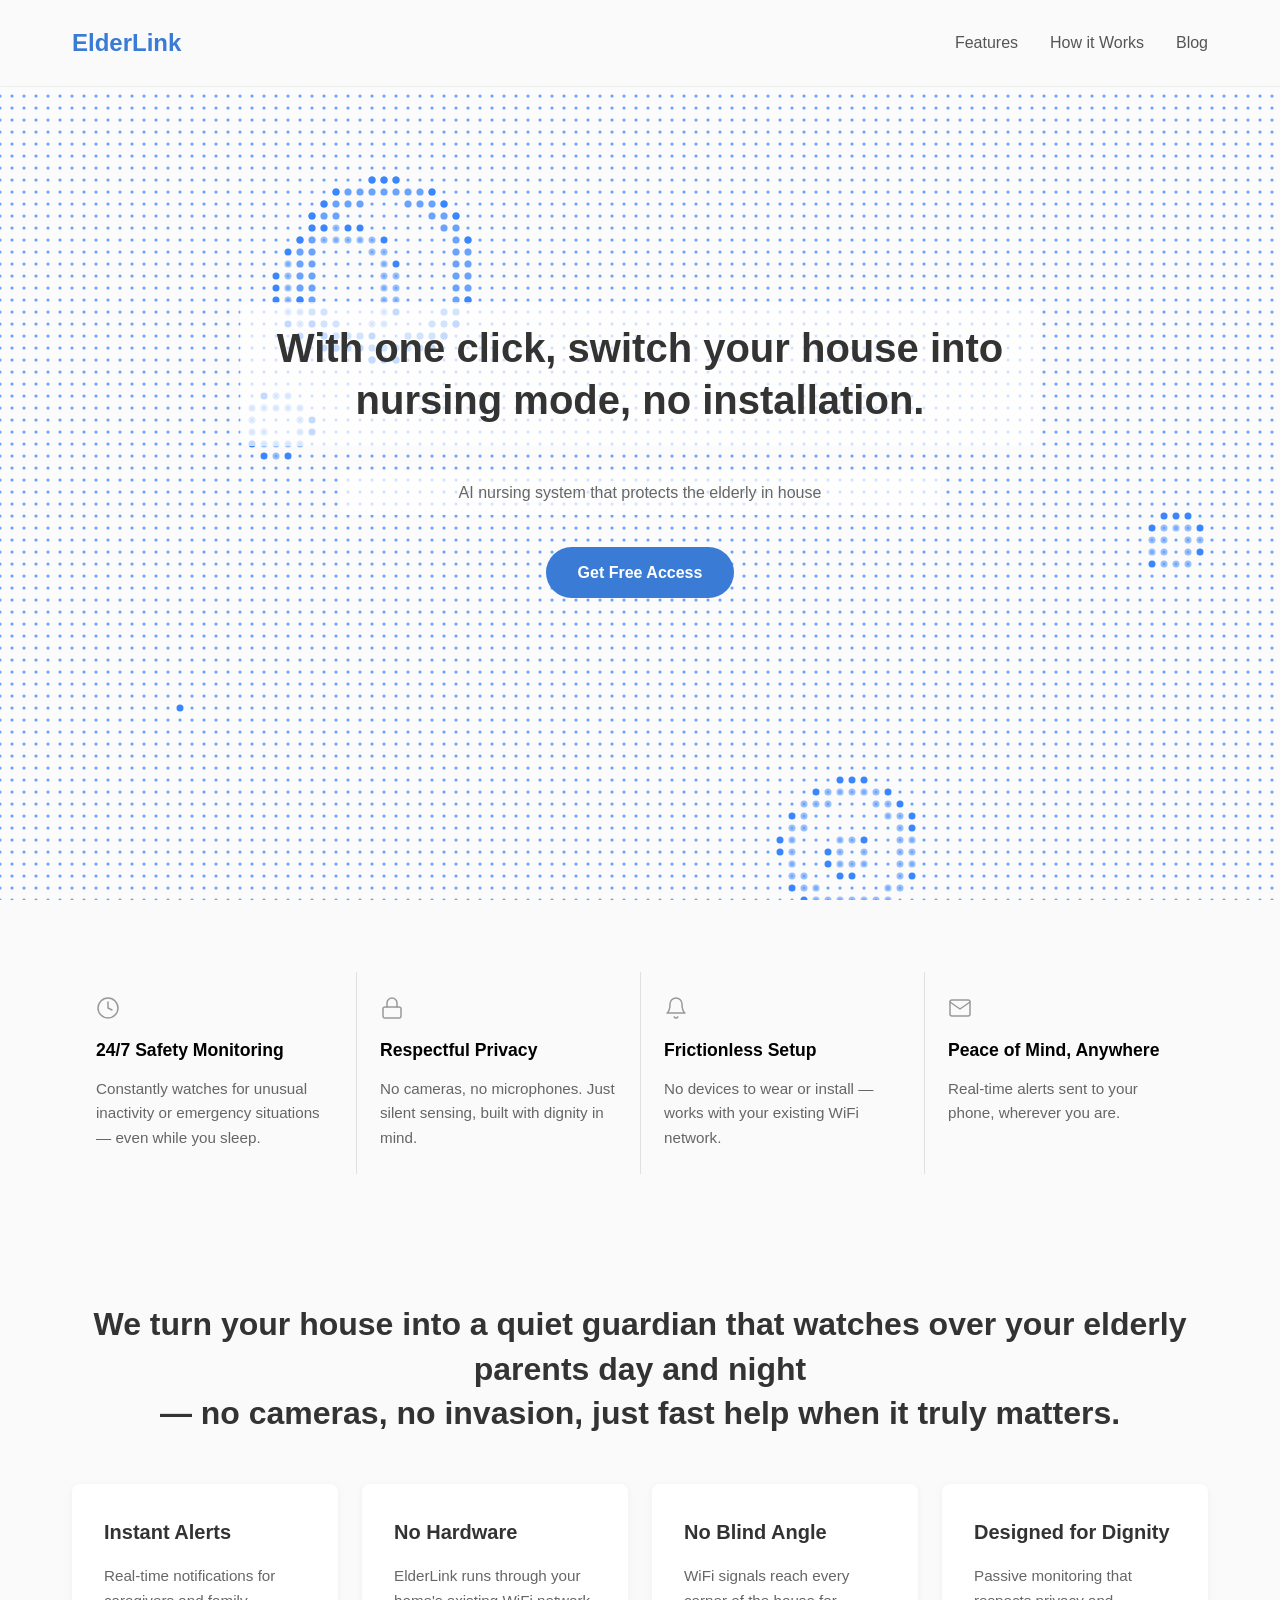
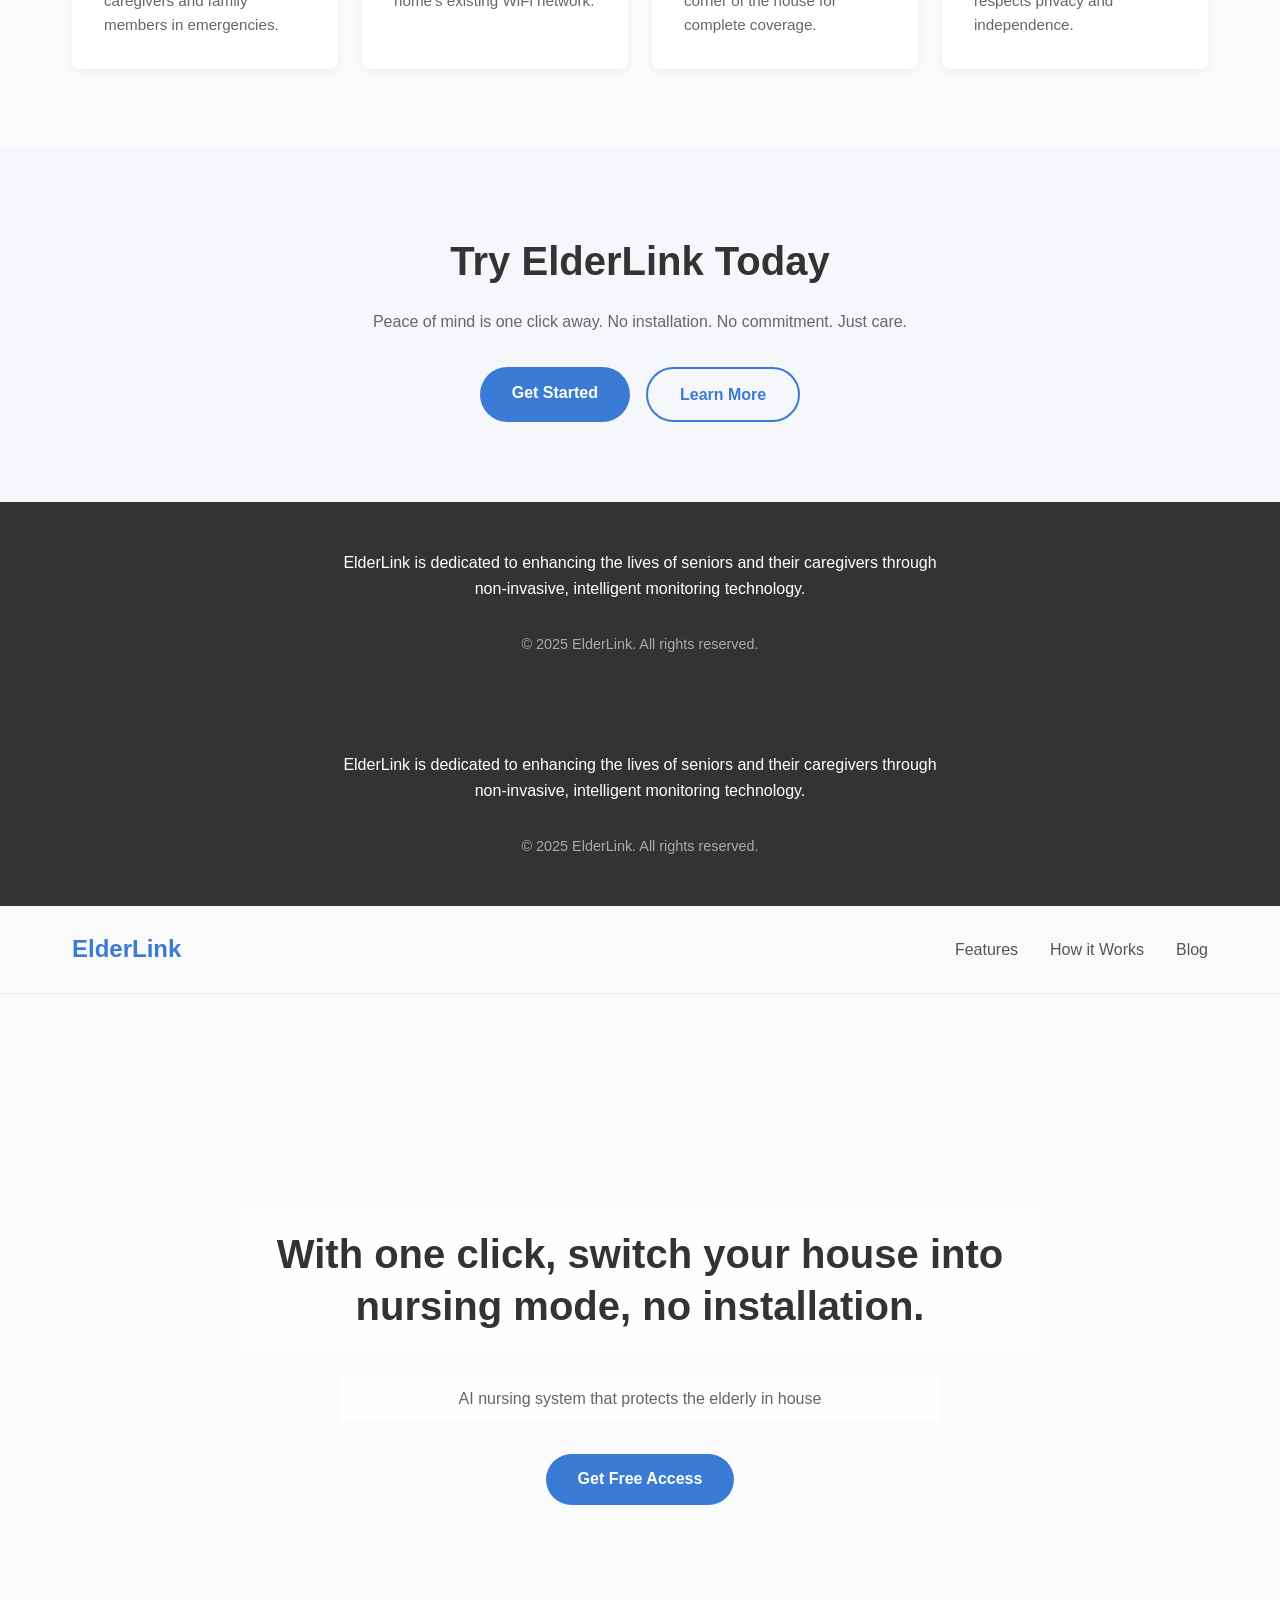
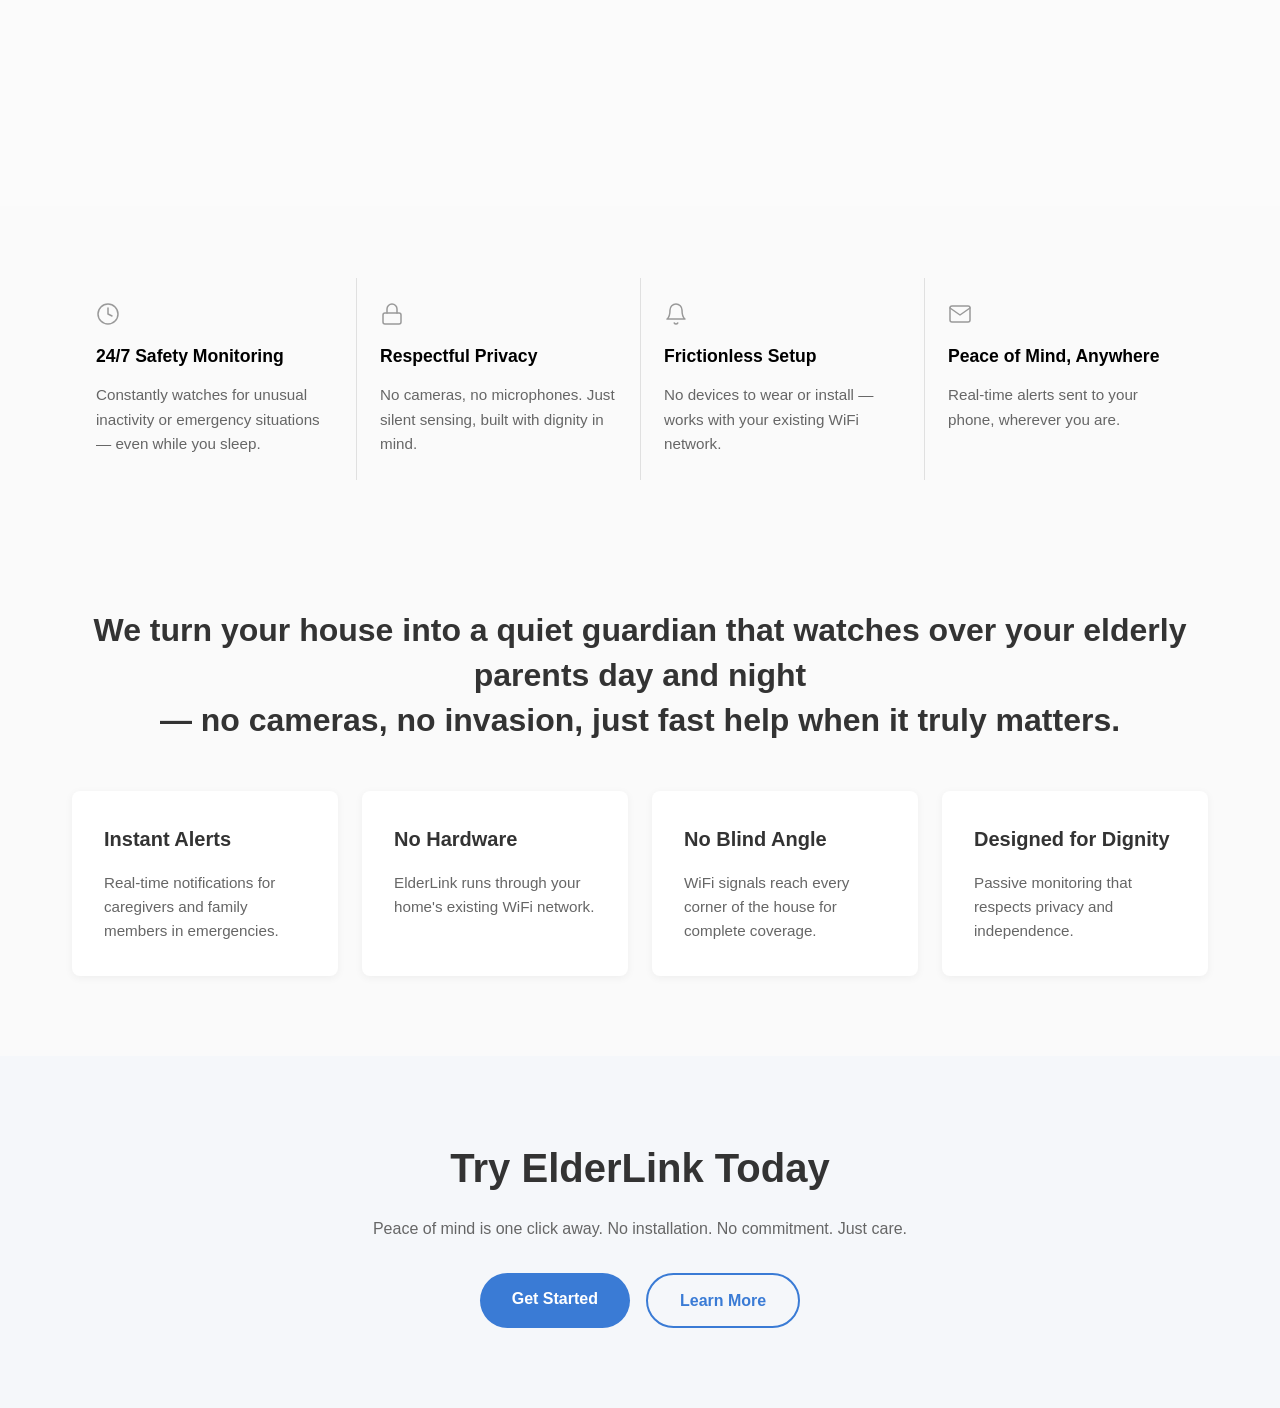
<file: Venture.html>
<!-- Navbar -->
<nav>
  <div class="container" style="display: flex; justify-content: space-between; align-items: center; width: 100%;">
      <a href="#" class="logo">ElderLink</a>
      <div class="nav-links">
          <a href="#features">Features</a>
          <a href="#how-it-works">How it Works</a>
          <a href="#blog">Blog</a>
      </div>
  </div>
</nav>

<!-- Hero Section -->
<section class="hero" id="home">
  <div id="matrix-container" class="matrix-container">
      <div id="matrix" class="matrix"></div>
  </div>
  <div class="container">
      <h1>With one click, switch your house into nursing mode, no installation.</h1>
      <p>AI nursing system that protects the elderly in house</p>
      <a href="#" class="btn">Get Free Access</a>
  </div>
</section>

<!-- Features Grid -->
<section class="features" id="features">
  <div class="container">
      <div class="feature-grid">
          <div class="feature-card">
              <div class="feature-icon">
                  <svg viewBox="0 0 24 24">
                      <circle cx="12" cy="12" r="10"></circle>
                      <polyline points="12 6 12 12 16 14"></polyline>
                  </svg>
              </div>
              <h3>24/7 Safety Monitoring</h3>
              <p>Constantly watches for unusual inactivity or emergency situations — even while you sleep.</p>
          </div>
          
          <div class="feature-card">
              <div class="feature-icon">
                  <svg viewBox="0 0 24 24">
                      <rect x="3" y="11" width="18" height="11" rx="2" ry="2"></rect>
                      <path d="M7 11V7a5 5 0 0 1 10 0v4"></path>
                  </svg>
              </div>
              <h3>Respectful Privacy</h3>
              <p>No cameras, no microphones. Just silent sensing, built with dignity in mind.</p>
          </div>
          
          <div class="feature-card">
              <div class="feature-icon">
                  <svg viewBox="0 0 24 24">
                      <path d="M18 8A6 6 0 0 0 6 8c0 7-3 9-3 9h18s-3-2-3-9"></path>
                      <path d="M13.73 21a2 2 0 0 1-3.46 0"></path>
                  </svg>
              </div>
              <h3>Frictionless Setup</h3>
              <p>No devices to wear or install — works with your existing WiFi network.</p>
          </div>
          
          <div class="feature-card">
              <div class="feature-icon">
                  <svg viewBox="0 0 24 24">
                      <path d="M4 4h16c1.1 0 2 .9 2 2v12c0 1.1-.9 2-2 2H4c-1.1 0-2-.9-2-2V6c0-1.1.9-2 2-2z"></path>
                      <polyline points="22,6 12,13 2,6"></polyline>
                  </svg>
              </div>
              <h3>Peace of Mind, Anywhere</h3>
              <p>Real-time alerts sent to your phone, wherever you are.</p>
          </div>
      </div>
  </div>
</section>

<!-- Main Features Section -->
<section class="main-features" id="how-it-works">
  <div class="container">
      <div class="section-title">
          <h2>We turn your house into a quiet guardian that watches over your elderly parents day and night<br>— no cameras, no invasion, just fast help when it truly matters.</h2>
      </div>
      
      <div class="main-feature-grid">
          <div class="main-feature-card">
              <h3>Instant Alerts</h3>
              <p>Real-time notifications for caregivers and family members in emergencies.</p>
          </div>
          
          <div class="main-feature-card">
              <h3>No Hardware</h3>
              <p>ElderLink runs through your home's existing WiFi network.</p>
          </div>
          
          <div class="main-feature-card">
              <h3>No Blind Angle</h3>
              <p>WiFi signals reach every corner of the house for complete coverage.</p>
          </div>
          
          <div class="main-feature-card">
              <h3>Designed for Dignity</h3>
              <p>Passive monitoring that respects privacy and independence.</p>
          </div>
      </div>
  </div>
</section>

<!-- CTA Section -->
<section class="cta">
  <div class="container">
      <h2>Try ElderLink Today</h2>
      <p>Peace of mind is one click away. No installation. No commitment. Just care.</p>
      
      <div class="btn-group">
          <a href="#" class="btn">Get Started</a>
          <a href="#" class="btn-outline">Learn More</a>
      </div>
  </div>
</section>

<!-- Footer -->
<footer>
  <div class="container">
      <div class="footer-content">
          <p>ElderLink is dedicated to enhancing the lives of seniors and their caregivers through non-invasive, intelligent monitoring technology.</p>
          <p class="copyright">© 2025 ElderLink. All rights reserved.</p>
      </div>
  </div>
</footer>

<!-- Add interactive script for WiFi detection -->
<script>
  document.addEventListener('DOMContentLoaded', function() {
      const matrix = document.getElementById('matrix');
      const matrixRect = matrix.getBoundingClientRect();
      const matrixWidth = matrixRect.width;
      const matrixHeight = matrixRect.height;
      const dotSpacing = 12; // Denser grid
      const dots = [];
      const waves = [];

      // Pulse control variables
      let lastPulseTime = 0;
      const pulseCooldown = 700; // Reduced from 800ms to create waves more frequently
      let cursorInField = false;
      let cursorX = 0;
      let cursorY = 0;
      
      // Edge buffer to prevent boundary reflection issues
      const edgeBuffer = 15;
      
      // Wave thickness - 16px for thicker waves
      const waveThickness = 16;
      
      // Wave speed - slowed down to make waves last longer
      const waveSpeed = 3.0; // Reduced from 4.5 to make waves expand more slowly
      
      // Wave maximum size - increased to make waves last longer
      const waveMaxSizeFactor = 1.2; // Increased from 0.8 to let waves grow larger
      
      // Maximum wave limit - increased to allow more concurrent waves
      const maxWaves = 20; // Increased from 14 to allow more overlapping waves

      // Human figure coordinates (rotated 90 degrees clockwise and centered)
      const humanShape = [
          // Head (now on the left side)
          {x: matrixWidth * 0.45, y: matrixHeight * 0.5, r: 15},
          {x: matrixWidth * 0.46, y: matrixHeight * 0.475, r: 12},
          {x: matrixWidth * 0.46, y: matrixHeight * 0.525, r: 12},
          // Body (now horizontal)
          {x: matrixWidth * 0.48, y: matrixHeight * 0.5, r: 12},
          {x: matrixWidth * 0.52, y: matrixHeight * 0.5, r: 12},
          {x: matrixWidth * 0.55, y: matrixHeight * 0.5, r: 12},
          {x: matrixWidth * 0.58, y: matrixHeight * 0.5, r: 12},
          // Arms (now vertical)
          {x: matrixWidth * 0.52, y: matrixHeight * 0.45, r: 10},
          {x: matrixWidth * 0.52, y: matrixHeight * 0.55, r: 10},
          {x: matrixWidth * 0.53, y: matrixHeight * 0.43, r: 8},
          {x: matrixWidth * 0.53, y: matrixHeight * 0.57, r: 8},
          // Legs (now on the right side)
          {x: matrixWidth * 0.62, y: matrixHeight * 0.475, r: 10},
          {x: matrixWidth * 0.62, y: matrixHeight * 0.525, r: 10},
          {x: matrixWidth * 0.65, y: matrixHeight * 0.46, r: 8},
          {x: matrixWidth * 0.65, y: matrixHeight * 0.54, r: 8},
      ];

      // Create dots in a grid and store references to avoid DOM manipulation during animation
      const dotElements = document.createDocumentFragment();
      for (let x = 0; x <= matrixWidth; x += dotSpacing) {
          for (let y = 0; y <= matrixHeight; y += dotSpacing) {
              const dot = document.createElement('div');
              dot.className = 'dot';
              dot.style.left = `${x}px`;
              dot.style.top = `${y}px`;

              // Check if this dot is part of the human figure
              let isPerson = false;
              let personRadius = 0;

              for (const point of humanShape) {
                  const distance = Math.sqrt(Math.pow(x - point.x, 2) + Math.pow(y - point.y, 2));
                  if (distance <= point.r) {
                      isPerson = true;
                      personRadius = point.r;
                      break;
                  }
              }

              if (isPerson) {
                  dot.classList.add('person-dot');
                  dot.style.opacity = '0.5';
              } else {
                  dot.style.opacity = '0.5';
              }

              dotElements.appendChild(dot);
              dots.push({
                  element: dot,
                  x,
                  y,
                  originalSize: 3,
                  originalOpacity: 0.5,
                  isPerson,
                  personSize: isPerson ? personRadius / 3 : 0,
                  active: false
              });
          }
      }

      // Append all dots at once to minimize reflows
      matrix.appendChild(dotElements);

      // Mouse enter/leave detection for the matrix
      matrix.addEventListener('mouseenter', () => {
          cursorInField = true;
      });
      
      matrix.addEventListener('mouseleave', () => {
          cursorInField = false;
      });

      // Handle cursor movement
      document.addEventListener('mousemove', (e) => {
          const rect = matrix.getBoundingClientRect();
          const mouseX = e.clientX - rect.left;
          const mouseY = e.clientY - rect.top;
          
          // Update cursor position
          if (mouseX >= 0 && mouseX <= matrixWidth && mouseY >= 0 && mouseY <= matrixHeight) {
              cursorInField = true;
              cursorX = mouseX;
              cursorY = mouseY;
          } else {
              cursorInField = false;
          }
      });

      // Generate a unique ID for each wave to track them
      let waveIdCounter = 0;

      function createWave(x, y, isReflected = false, parentId = null, isSecondPulse = false) {
          // Ensure wave position is within valid boundaries
          x = Math.max(edgeBuffer, Math.min(matrixWidth - edgeBuffer, x));
          y = Math.max(edgeBuffer, Math.min(matrixHeight - edgeBuffer, y));
          
          const waveId = waveIdCounter++;
          
          // Create a wave at the specified position
          const wave = {
              id: waveId,
              parentId: parentId,
              x,
              y,
              size: isReflected ? 5 : 0, // Start slightly larger for reflected waves
              growing: true,
              maxSize: Math.max(matrixWidth, matrixHeight) * waveMaxSizeFactor, 
              speed: waveSpeed,
              isReflected: isReflected,
              isSecondPulse: isSecondPulse, // Track if this is a second pulse
              reflectionCount: isReflected ? 1 : 0,
              maxReflections: 1, // Keep at 1 to prevent cascade
              reflectionThreshold: 25, // Minimum size before reflections can occur
              boundaries: {
                  top: false,
                  bottom: false,
                  left: false,
                  right: false
              },
              // Adding "persistence" to make dots stay activated longer
              persistence: 3 // Dots will stay activated for a few frames after wave passes
          };

          waves.push(wave);

          // Limit number of waves for performance
          if (waves.length > maxWaves) {
              waves.shift();
          }
          
          return waveId;
      }
      
      // Create a second pulse after a small delay
      function createDelayedSecondPulse(x, y) {
          setTimeout(() => {
              createWave(x, y, false, null, true); // Mark this as a second pulse
          }, 200); // 200ms delay for second pulse
      }

      // Initial wave to show activity when page loads
      createWave(matrixWidth * 0.3, matrixHeight * 0.3);
      createDelayedSecondPulse(matrixWidth * 0.3, matrixHeight * 0.3);
      
      // Create periodic waves even without mouse movement
      setInterval(() => {
          if (!cursorInField) {
              const randomX = Math.random() * matrixWidth;
              const randomY = Math.random() * matrixHeight;
              createWave(randomX, randomY);
              createDelayedSecondPulse(randomX, randomY);
          }
      }, 3000);

      function updateWaves() {
          const currentTime = Date.now();

          // Create pulses on a timer if cursor is in field
          if (cursorInField && currentTime - lastPulseTime > pulseCooldown) {
              createWave(cursorX, cursorY);
              createDelayedSecondPulse(cursorX, cursorY); // Add a second pulse
              lastPulseTime = currentTime;
          }

          // Reset all active dots first to avoid unnecessary DOM updates
          // Using a more complex structure to store activation data:
          // Map key = dot index, value = { level: number, opacity: number, isSecondPulse: boolean }
          const activeDots = new Map(); 
          
          // Store new reflections to create after loop to prevent modification during iteration
          const newReflections = [];

          // Update wave positions
          for (let waveIndex = waves.length - 1; waveIndex >= 0; waveIndex--) {
              const wave = waves[waveIndex];

              if (wave.growing) {
                  wave.size += wave.speed;

                  // Calculate the wave's inner and outer radius
                  const innerRadius = wave.size - waveThickness/2;
                  const outerRadius = wave.size + waveThickness/2;
                  const innerRadiusSq = innerRadius * innerRadius;
                  const outerRadiusSq = outerRadius * outerRadius;

                  // Affect dots with the wave - use more efficient distance calculations
                  for (let i = 0; i < dots.length; i++) {
                      const dot = dots[i];

                      // Calculate distance using squared values to avoid square root (faster)
                      const dx = dot.x - wave.x;
                      const dy = dot.y - wave.y;
                      const distSquared = dx*dx + dy*dy;

                      // If the dot is within the wave's ring
                      if (distSquared >= innerRadiusSq && distSquared <= outerRadiusSq) {
                          // If this is a second pulse wave, mark dots with half opacity
                          const opacity = wave.isSecondPulse ? 0.5 : 1.0;
                          
                          if (!activeDots.has(i)) {
                              // First activation for this dot
                              activeDots.set(i, { 
                                  level: wave.persistence, 
                                  opacity: opacity,
                                  isSecondPulse: wave.isSecondPulse 
                              });
                          } else {
                              // Dot already activated by another wave
                              const currentDot = activeDots.get(i);
                              
                              // Keep the highest activation level and priority
                              // Primary waves (not second pulses) take precedence
                              if (!currentDot.isSecondPulse || wave.isSecondPulse) {
                                  if (currentDot.level < wave.persistence) {
                                      currentDot.level = wave.persistence;
                                  }
                                  
                                  // Primary waves overwrite second pulse opacity
                                  if (!wave.isSecondPulse) {
                                      currentDot.opacity = 1.0;
                                      currentDot.isSecondPulse = false;
                                  }
                              }
                          }
                      }
                  }
                  
                  // Check for boundary reflections - but only after a minimum size
                  // and only if we haven't exceeded maximum reflections
                  if (wave.reflectionCount < wave.maxReflections && wave.size > wave.reflectionThreshold) {
                      // Calculate wave boundary distances
                      const distToTop = wave.y - wave.size;
                      const distToBottom = matrixHeight - (wave.y + wave.size);
                      const distToLeft = wave.x - wave.size;
                      const distToRight = matrixWidth - (wave.x + wave.size);
                      
                      // Top boundary reflection
                      if (distToTop <= 0 && !wave.boundaries.top) {
                          wave.boundaries.top = true;
                          
                          // Calculate correct reflection position using proper mirror formula
                          // Add extra buffer based on wave thickness to prevent cascading reflections
                          const reflectionX = wave.x; 
                          const reflectionY = 2 * edgeBuffer - distToTop + waveThickness;
                          
                          newReflections.push({
                              x: reflectionX,
                              y: reflectionY,
                              parentId: wave.id,
                              isSecondPulse: wave.isSecondPulse
                          });
                      }
                      
                      // Bottom boundary reflection
                      if (distToBottom <= 0 && !wave.boundaries.bottom) {
                          wave.boundaries.bottom = true;
                          
                          const reflectionX = wave.x;
                          const reflectionY = matrixHeight - 2 * edgeBuffer + distToBottom - waveThickness;
                          
                          newReflections.push({
                              x: reflectionX,
                              y: reflectionY,
                              parentId: wave.id,
                              isSecondPulse: wave.isSecondPulse
                          });
                      }
                      
                      // Left boundary reflection
                      if (distToLeft <= 0 && !wave.boundaries.left) {
                          wave.boundaries.left = true;
                          
                          const reflectionX = 2 * edgeBuffer - distToLeft + waveThickness;
                          const reflectionY = wave.y;
                          
                          newReflections.push({
                              x: reflectionX,
                              y: reflectionY,
                              parentId: wave.id,
                              isSecondPulse: wave.isSecondPulse
                          });
                      }
                      
                      // Right boundary reflection
                      if (distToRight <= 0 && !wave.boundaries.right) {
                          wave.boundaries.right = true;
                          
                          const reflectionX = matrixWidth - 2 * edgeBuffer + distToRight - waveThickness;
                          const reflectionY = wave.y;
                          
                          newReflections.push({
                              x: reflectionX,
                              y: reflectionY,
                              parentId: wave.id,
                              isSecondPulse: wave.isSecondPulse
                          });
                      }
                  }

                  // Remove wave when it's too big
                  if (wave.size > wave.maxSize) {
                      waves.splice(waveIndex, 1);
                  }
              }
          }
          
          // Create new reflections outside the main loop to prevent mutation issues
          for (const reflection of newReflections) {
              createWave(reflection.x, reflection.y, true, reflection.parentId, reflection.isSecondPulse);
          }

          // Decrease persistence counter for activated dots
          const activeDotsSet = new Set();
          const activationData = new Map();
          
          activeDots.forEach((data, key) => {
              const newLevel = data.level - 1;
              if (newLevel > 0) {
                  activeDotsSet.add(key);
                  activationData.set(key, {
                      opacity: data.opacity,
                      isSecondPulse: data.isSecondPulse
                  });
              }
          });

          // Apply visual changes to dots (batched operations)
          for (let i = 0; i < dots.length; i++) {
              const dot = dots[i];

              if (activeDotsSet.has(i)) {
                  // Get activation data for this dot
                  const data = activationData.get(i);
                  const activeOpacity = data.opacity;
                  
                  // Active dot
                  if (dot.isPerson) {
                      // Person dots grow larger when detected
                      dot.element.style.width = `${dot.personSize * 2.5}px`;
                      dot.element.style.height = `${dot.personSize * 2.5}px`;
                      dot.element.style.opacity = `${activeOpacity}`;
                      dot.element.style.backgroundColor = '#e63946'; // Red when detected
                  } else {
                      // Regular dot effect
                      dot.element.style.width = '7px';
                      dot.element.style.height = '7px';
                      dot.element.style.opacity = `${activeOpacity}`;
                  }
              } else {
                  // Inactive dot - reset to original state
                  dot.element.style.width = `${dot.originalSize}px`;
                  dot.element.style.height = `${dot.originalSize}px`;
                  dot.element.style.opacity = `${dot.originalOpacity}`;
                  if (dot.isPerson) {
                      dot.element.style.backgroundColor = '#3a86ff';
                  }
              }
          }

          requestAnimationFrame(updateWaves);
      }

      // Start animation
      updateWaves();
  });
</script>
</body>
</html>    <!-- Footer -->
<footer>
  <div class="container">
      <div class="footer-content">
          <p>ElderLink is dedicated to enhancing the lives of seniors and their caregivers through non-invasive, intelligent monitoring technology.</p>
          <p class="copyright">© 2025 ElderLink. All rights reserved.</p>
      </div>
  </div>
</footer>
</body>
</html><!DOCTYPE html>
<html lang="en">
<head>
<meta charset="UTF-8">
<meta name="viewport" content="width=device-width, initial-scale=1.0">
<title>ElderLink - WiFi Monitoring for Elderly Care</title>
<style>
  * {
      margin: 0;
      padding: 0;
      box-sizing: border-box;
      font-family: 'Inter', -apple-system, BlinkMacSystemFont, 'Segoe UI', Roboto, Oxygen, Ubuntu, Cantarell, 'Open Sans', 'Helvetica Neue', sans-serif;
  }
  
  body {
      background-color: #fafafa;
      color: #333;
      line-height: 1.6;
  }
  
  .container {
      max-width: 1200px;
      margin: 0 auto;
      padding: 0 2rem;
  }
  
  /* Navbar */
  nav {
      display: flex;
      justify-content: space-between;
      align-items: center;
      padding: 1.5rem 0;
      border-bottom: 1px solid rgba(0, 0, 0, 0.05);
      position: fixed;
      width: 100%;
      background: rgba(250, 250, 250, 0.95);
      z-index: 1000;
      backdrop-filter: blur(5px);
  }
  
  .logo {
      font-weight: 700;
      font-size: 1.5rem;
      color: #3a7bd5;
      text-decoration: none;
  }
  
  .nav-links {
      display: flex;
      gap: 2rem;
  }
  
  .nav-links a {
      text-decoration: none;
      color: #555;
      font-weight: 500;
      transition: color 0.3s ease;
  }
  
  .nav-links a:hover {
      color: #3a7bd5;
  }
  
  /* Hero Section */
  /* Hero Section */
  .hero {
      height: 100vh;
      display: flex;
      flex-direction: column;
      justify-content: center;
      align-items: center;
      text-align: center;
      position: relative;
      overflow: hidden;
  }
  
  .matrix-container {
      position: absolute;
      top: 0;
      left: 0;
      width: 100%;
      height: 100%;
      z-index: -1;
      display: flex;
      justify-content: center;
      align-items: center;
      background-color: #f7f7f7;
  }
  
  .matrix {
      position: relative;
      width: 100%;
      height: 100%;
      background-color: rgba(255, 255, 255, 0.5);
  }
  
  .dot {
      position: absolute;
      width: 3px;
      height: 3px;
      background-color: #3a86ff;
      border-radius: 50%;
      transform: translate(-50%, -50%);
      opacity: 0.5;
  }
  
  .person-dot {
      background-color: #3a86ff;
  }
  
  .hero h1 {
      max-width: 800px;
      font-size: 2.5rem;
      font-weight: 700;
      margin-bottom: 1.5rem;
      line-height: 1.3;
      z-index: 1;
      background-color: rgba(255, 255, 255, 0.7);
      padding: 20px;
      border-radius: 8px;
  }
  
  .hero p {
      max-width: 600px;
      margin: 0 auto 2rem;
      color: #666;
      text-align: center;
      z-index: 1;
      background-color: rgba(255, 255, 255, 0.7);
      padding: 10px;
      border-radius: 4px;
  }
  
  .hero .btn {
      z-index: 1;
  }
  
  .btn {
      display: inline-block;
      padding: 0.8rem 2rem;
      background-color: #3a7bd5;
      color: white;
      border-radius: 50px;
      font-weight: 600;
      text-decoration: none;
      transition: all 0.3s ease;
      border: none;
      cursor: pointer;
  }
  
  .btn:hover {
      background-color: #2a6ac5;
      transform: translateY(-2px);
      box-shadow: 0 5px 15px rgba(58, 123, 213, 0.2);
  }
  
  /* Features Section */
  .features {
      padding: 3rem 0;
      background-color: #fafafa;
  }
  
  .feature-grid {
      display: grid;
      grid-template-columns: repeat(4, 1fr);
      margin-top: 1.5rem;
      position: relative;
  }
  
  .feature-grid::before {
      content: "";
      position: absolute;
      top: 0;
      bottom: 0;
      left: 25%;
      width: 1px;
      background-color: rgba(0, 0, 0, 0.1);
  }
  
  .feature-grid::after {
      content: "";
      position: absolute;
      top: 0;
      bottom: 0;
      left: 50%;
      width: 1px;
      background-color: rgba(0, 0, 0, 0.1);
  }
  
  .feature-grid > div:nth-child(3)::after {
      content: "";
      position: absolute;
      top: 0;
      bottom: 0;
      left: 75%;
      width: 1px;
      background-color: rgba(0, 0, 0, 0.1);
  }
  
  .feature-card {
      padding: 1.5rem;
      transition: transform 0.3s ease;
  }
  
  .feature-card:hover {
      transform: translateY(-3px);
  }
  
  .feature-card h3 {
      font-size: 1.1rem;
      margin-bottom: 0.8rem;
      color: #000;
  }
  
  .feature-card p {
      color: #666;
      font-size: 0.95rem;
  }
  
  .feature-icon {
      margin-bottom: 1rem;
      display: inline-block;
  }
  
  .feature-icon svg {
      width: 24px;
      height: 24px;
      stroke: #999;
      stroke-width: 1.5;
      stroke-linecap: round;
      stroke-linejoin: round;
      fill: none;
  }
  
  /* Main Features Section */
  .main-features {
      padding: 5rem 0;
  }
  
  .section-title {
      text-align: center;
      margin-bottom: 3rem;
  }
  
  .section-title h2 {
      font-size: 2rem;
      margin-bottom: 1rem;
      line-height: 1.4;
  }
  
  .main-feature-grid {
      display: flex;
      flex-wrap: nowrap;
      gap: 1.5rem;
      justify-content: space-between;
  }
  
  .main-feature-card {
      background-color: white;
      padding: 2rem;
      border-radius: 8px;
      box-shadow: 0 2px 8px rgba(0, 0, 0, 0.05);
      transition: transform 0.3s ease;
      flex: 1;
  }
  
  .main-feature-card:hover {
      transform: translateY(-5px);
  }
  
  .main-feature-card h3 {
      font-size: 1.25rem;
      margin-bottom: 1rem;
  }
  
  .main-feature-card p {
      color: #666;
      font-size: 0.95rem;
  }
  
  /* CTA Section */
  .cta {
      padding: 5rem 0;
      text-align: center;
      background-color: #f5f7fa;
  }
  
  .cta h2 {
      font-size: 2.5rem;
      margin-bottom: 1rem;
  }
  
  .cta p {
      max-width: 600px;
      margin: 0 auto 2rem auto;
      color: #666;
  }
  
  .btn-group {
      display: flex;
      gap: 1rem;
      justify-content: center;
      margin-top: 2rem;
  }
  
  .btn-outline {
      display: inline-block;
      padding: 0.8rem 2rem;
      background-color: transparent;
      color: #3a7bd5;
      border: 2px solid #3a7bd5;
      border-radius: 50px;
      font-weight: 600;
      text-decoration: none;
      transition: all 0.3s ease;
      cursor: pointer;
  }
  
  .btn-outline:hover {
      background-color: rgba(58, 123, 213, 0.1);
      transform: translateY(-2px);
  }
  
  /* Footer */
  footer {
      padding: 3rem 0;
      background-color: #333;
      color: #fff;
      text-align: center;
  }
  
  .footer-content {
      max-width: 600px;
      margin: 0 auto;
  }
  
  .copyright {
      margin-top: 2rem;
      font-size: 0.9rem;
      color: #aaa;
  }
  
  /* Responsive adjustments */
  @media (max-width: 768px) {
      .hero h1 {
          font-size: 2rem;
      }
      
      .nav-links {
          display: none;
      }
      
      .feature-grid,
      .main-feature-grid {
          grid-template-columns: 1fr;
      }
      
      .btn-group {
          flex-direction: column;
          gap: 1rem;
      }
  }
</style>
</head>
<body>
<!-- Navbar -->
<nav>
  <div class="container" style="display: flex; justify-content: space-between; align-items: center; width: 100%;">
      <a href="#" class="logo">ElderLink</a>
      <div class="nav-links">
          <a href="#features">Features</a>
          <a href="#how-it-works">How it Works</a>
          <a href="#blog">Blog</a>
      </div>
  </div>
</nav>

      <!-- Hero Section -->
<section class="hero" id="home">
  <div id="matrix-container" class="matrix-container">
      <div id="matrix" class="matrix"></div>
  </div>
  <div class="container">
      <h1>With one click, switch your house into nursing mode, no installation.</h1>
      <p>AI nursing system that protects the elderly in house</p>
      <a href="#" class="btn">Get Free Access</a>
  </div>
</section>

<!-- Features Grid -->
<section class="features" id="features">
  <div class="container">
      <div class="feature-grid">
          <div class="feature-card">
              <div class="feature-icon">
                  <svg viewBox="0 0 24 24">
                      <circle cx="12" cy="12" r="10"></circle>
                      <polyline points="12 6 12 12 16 14"></polyline>
                  </svg>
              </div>
              <h3>24/7 Safety Monitoring</h3>
              <p>Constantly watches for unusual inactivity or emergency situations — even while you sleep.</p>
          </div>
          
          <div class="feature-card">
              <div class="feature-icon">
                  <svg viewBox="0 0 24 24">
                      <rect x="3" y="11" width="18" height="11" rx="2" ry="2"></rect>
                      <path d="M7 11V7a5 5 0 0 1 10 0v4"></path>
                  </svg>
              </div>
              <h3>Respectful Privacy</h3>
              <p>No cameras, no microphones. Just silent sensing, built with dignity in mind.</p>
          </div>
          
          <div class="feature-card">
              <div class="feature-icon">
                  <svg viewBox="0 0 24 24">
                      <path d="M18 8A6 6 0 0 0 6 8c0 7-3 9-3 9h18s-3-2-3-9"></path>
                      <path d="M13.73 21a2 2 0 0 1-3.46 0"></path>
                  </svg>
              </div>
              <h3>Frictionless Setup</h3>
              <p>No devices to wear or install — works with your existing WiFi network.</p>
          </div>
          
          <div class="feature-card">
              <div class="feature-icon">
                  <svg viewBox="0 0 24 24">
                      <path d="M4 4h16c1.1 0 2 .9 2 2v12c0 1.1-.9 2-2 2H4c-1.1 0-2-.9-2-2V6c0-1.1.9-2 2-2z"></path>
                      <polyline points="22,6 12,13 2,6"></polyline>
                  </svg>
              </div>
              <h3>Peace of Mind, Anywhere</h3>
              <p>Real-time alerts sent to your phone, wherever you are.</p>
          </div>
      </div>
  </div>
</section>

<!-- Main Features Section -->
<section class="main-features" id="how-it-works">
  <div class="container">
      <div class="section-title">
          <h2>We turn your house into a quiet guardian that watches over your elderly parents day and night<br>— no cameras, no invasion, just fast help when it truly matters.</h2>
      </div>
      
      <div class="main-feature-grid">
          <div class="main-feature-card">
              <h3>Instant Alerts</h3>
              <p>Real-time notifications for caregivers and family members in emergencies.</p>
          </div>
          
          <div class="main-feature-card">
              <h3>No Hardware</h3>
              <p>ElderLink runs through your home's existing WiFi network.</p>
          </div>
          
          <div class="main-feature-card">
              <h3>No Blind Angle</h3>
              <p>WiFi signals reach every corner of the house for complete coverage.</p>
          </div>
          
          <div class="main-feature-card">
              <h3>Designed for Dignity</h3>
              <p>Passive monitoring that respects privacy and independence.</p>
          </div>
      </div>
  </div>
</section>

<!-- CTA Section -->
<section class="cta">
  <div class="container">
      <h2>Try ElderLink Today</h2>
      <p>Peace of mind is one click away. No installation. No commitment. Just care.</p>
      
      <div class="btn-group">
          <a href="#" class="btn">Get Started</a>
          <a href="#" class="btn-outline">Learn More</a>
      </div>
  </div>
</section>

<!-- Add interactive script for WiFi detection -->
<script>
  document.addEventListener('DOMContentLoaded', function() {
      const matrix = document.getElementById('matrix');
      const matrixRect = matrix.getBoundingClientRect();
      const matrixWidth = matrixRect.width;
      const matrixHeight = matrixRect.height;
      const dotSpacing = 12; // Denser grid
      const dots = [];
      const waves = [];

      // Pulse control variables
      let lastPulseTime = 0;
      const pulseCooldown = 700; // Reduced from 800ms to create waves more frequently
      let cursorInField = false;
      let cursorX = 0;
      let cursorY = 0;
      
      // Edge buffer to prevent boundary reflection issues
      const edgeBuffer = 15;
      
      // Wave thickness - 16px for thicker waves
      const waveThickness = 16;
      
      // Wave speed - slowed down to make waves last longer
      const waveSpeed = 3.0; // Reduced from 4.5 to make waves expand more slowly
      
      // Wave maximum size - increased to make waves last longer
      const waveMaxSizeFactor = 1.2; // Increased from 0.8 to let waves grow larger
      
      // Maximum wave limit - increased to allow more concurrent waves
      const maxWaves = 20; // Increased from 14 to allow more overlapping waves

      // Human figure coordinates (rotated 90 degrees clockwise and centered)
      const humanShape = [
          // Head (now on the left side)
          {x: matrixWidth * 0.45, y: matrixHeight * 0.5, r: 15},
          {x: matrixWidth * 0.46, y: matrixHeight * 0.475, r: 12},
          {x: matrixWidth * 0.46, y: matrixHeight * 0.525, r: 12},
          // Body (now horizontal)
          {x: matrixWidth * 0.48, y: matrixHeight * 0.5, r: 12},
          {x: matrixWidth * 0.52, y: matrixHeight * 0.5, r: 12},
          {x: matrixWidth * 0.55, y: matrixHeight * 0.5, r: 12},
          {x: matrixWidth * 0.58, y: matrixHeight * 0.5, r: 12},
          // Arms (now vertical)
          {x: matrixWidth * 0.52, y: matrixHeight * 0.45, r: 10},
          {x: matrixWidth * 0.52, y: matrixHeight * 0.55, r: 10},
          {x: matrixWidth * 0.53, y: matrixHeight * 0.43, r: 8},
          {x: matrixWidth * 0.53, y: matrixHeight * 0.57, r: 8},
          // Legs (now on the right side)
          {x: matrixWidth * 0.62, y: matrixHeight * 0.475, r: 10},
          {x: matrixWidth * 0.62, y: matrixHeight * 0.525, r: 10},
          {x: matrixWidth * 0.65, y: matrixHeight * 0.46, r: 8},
          {x: matrixWidth * 0.65, y: matrixHeight * 0.54, r: 8},
      ];

      // Create dots in a grid and store references to avoid DOM manipulation during animation
      const dotElements = document.createDocumentFragment();
      for (let x = 0; x <= matrixWidth; x += dotSpacing) {
          for (let y = 0; y <= matrixHeight; y += dotSpacing) {
              const dot = document.createElement('div');
              dot.className = 'dot';
              dot.style.left = `${x}px`;
              dot.style.top = `${y}px`;

              // Check if this dot is part of the human figure
              let isPerson = false;
              let personRadius = 0;

              for (const point of humanShape) {
                  const distance = Math.sqrt(Math.pow(x - point.x, 2) + Math.pow(y - point.y, 2));
                  if (distance <= point.r) {
                      isPerson = true;
                      personRadius = point.r;
                      break;
                  }
              }

              if (isPerson) {
                  dot.classList.add('person-dot');
                  dot.style.opacity = '0.5';
              } else {
                  dot.style.opacity = '0.5';
              }

              dotElements.appendChild(dot);
              dots.push({
                  element: dot,
                  x,
                  y,
                  originalSize: 3,
                  originalOpacity: 0.5,
                  isPerson,
                  personSize: isPerson ? personRadius / 3 : 0,
                  active: false
              });
          }
      }

      // Append all dots at once to minimize reflows
      matrix.appendChild(dotElements);

      // Mouse enter/leave detection for the matrix
      matrix.addEventListener('mouseenter', () => {
          cursorInField = true;
      });
      
      matrix.addEventListener('mouseleave', () => {
          cursorInField = false;
      });

      // Handle cursor movement
      document.addEventListener('mousemove', (e) => {
          const rect = matrix.getBoundingClientRect();
          const mouseX = e.clientX - rect.left;
          const mouseY = e.clientY - rect.top;
          
          // Update cursor position
          if (mouseX >= 0 && mouseX <= matrixWidth && mouseY >= 0 && mouseY <= matrixHeight) {
              cursorInField = true;
              cursorX = mouseX;
              cursorY = mouseY;
          } else {
              cursorInField = false;
          }
      });

      // Generate a unique ID for each wave to track them
      let waveIdCounter = 0;

      function createWave(x, y, isReflected = false, parentId = null, isSecondPulse = false) {
          // Ensure wave position is within valid boundaries
          x = Math.max(edgeBuffer, Math.min(matrixWidth - edgeBuffer, x));
          y = Math.max(edgeBuffer, Math.min(matrixHeight - edgeBuffer, y));
          
          const waveId = waveIdCounter++;
          
          // Create a wave at the specified position
          const wave = {
              id: waveId,
              parentId: parentId,
              x,
              y,
              size: isReflected ? 5 : 0, // Start slightly larger for reflected waves
              growing: true,
              maxSize: Math.max(matrixWidth, matrixHeight) * waveMaxSizeFactor, 
              speed: waveSpeed,
              isReflected: isReflected,
              isSecondPulse: isSecondPulse, // Track if this is a second pulse
              reflectionCount: isReflected ? 1 : 0,
              maxReflections: 1, // Keep at 1 to prevent cascade
              reflectionThreshold: 25, // Minimum size before reflections can occur
              boundaries: {
                  top: false,
                  bottom: false,
                  left: false,
                  right: false
              },
              // Adding "persistence" to make dots stay activated longer
              persistence: 3 // Dots will stay activated for a few frames after wave passes
          };

          waves.push(wave);

          // Limit number of waves for performance
          if (waves.length > maxWaves) {
              waves.shift();
          }
          
          return waveId;
      }
      
      // Create a second pulse after a small delay
      function createDelayedSecondPulse(x, y) {
          setTimeout(() => {
              createWave(x, y, false, null, true); // Mark this as a second pulse
          }, 200); // 200ms delay for second pulse
      }

      // Initial wave to show activity when page loads
      createWave(matrixWidth * 0.3, matrixHeight * 0.3);
      createDelayedSecondPulse(matrixWidth * 0.3, matrixHeight * 0.3);
      
      // Create periodic waves even without mouse movement
      setInterval(() => {
          if (!cursorInField) {
              const randomX = Math.random() * matrixWidth;
              const randomY = Math.random() * matrixHeight;
              createWave(randomX, randomY);
              createDelayedSecondPulse(randomX, randomY);
          }
      }, 3000);

      function updateWaves() {
          const currentTime = Date.now();

          // Create pulses on a timer if cursor is in field
          if (cursorInField && currentTime - lastPulseTime > pulseCooldown) {
              createWave(cursorX, cursorY);
              createDelayedSecondPulse(cursorX, cursorY); // Add a second pulse
              lastPulseTime = currentTime;
          }

          // Reset all active dots first to avoid unnecessary DOM updates
          // Using a more complex structure to store activation data:
          // Map key = dot index, value = { level: number, opacity: number, isSecondPulse: boolean }
          const activeDots = new Map(); 
          
          // Store new reflections to create after loop to prevent modification during iteration
          const newReflections = [];

          // Update wave positions
          for (let waveIndex = waves.length - 1; waveIndex >= 0; waveIndex--) {
              const wave = waves[waveIndex];

              if (wave.growing) {
                  wave.size += wave.speed;

                  // Calculate the wave's inner and outer radius
                  const innerRadius = wave.size - waveThickness/2;
                  const outerRadius = wave.size + waveThickness/2;
                  const innerRadiusSq = innerRadius * innerRadius;
                  const outerRadiusSq = outerRadius * outerRadius;

                  // Affect dots with the wave - use more efficient distance calculations
                  for (let i = 0; i < dots.length; i++) {
                      const dot = dots[i];

                      // Calculate distance using squared values to avoid square root (faster)
                      const dx = dot.x - wave.x;
                      const dy = dot.y - wave.y;
                      const distSquared = dx*dx + dy*dy;

                      // If the dot is within the wave's ring
                      if (distSquared >= innerRadiusSq && distSquared <= outerRadiusSq) {
                          // If this is a second pulse wave, mark dots with half opacity
                          const opacity = wave.isSecondPulse ? 0.5 : 1.0;
                          
                          if (!activeDots.has(i)) {
                              // First activation for this dot
                              activeDots.set(i, { 
                                  level: wave.persistence, 
                                  opacity: opacity,
                                  isSecondPulse: wave.isSecondPulse 
                              });
                          } else {
                              // Dot already activated by another wave
                              const currentDot = activeDots.get(i);
                              
                              // Keep the highest activation level and priority
                              // Primary waves (not second pulses) take precedence
                              if (!currentDot.isSecondPulse || wave.isSecondPulse) {
                                  if (currentDot.level < wave.persistence) {
                                      currentDot.level = wave.persistence;
                                  }
                                  
                                  // Primary waves overwrite second pulse opacity
                                  if (!wave.isSecondPulse) {
                                      currentDot.opacity = 1.0;
                                      currentDot.isSecondPulse = false;
                                  }
                              }
                          }
                      }
                  }
                  
                  // Check for boundary reflections - but only after a minimum size
                  // and only if we haven't exceeded maximum reflections
                  if (wave.reflectionCount < wave.maxReflections && wave.size > wave.reflectionThreshold) {
                      // Calculate wave boundary distances
                      const distToTop = wave.y - wave.size;
                      const distToBottom = matrixHeight - (wave.y + wave.size);
                      const distToLeft = wave.x - wave.size;
                      const distToRight = matrixWidth - (wave.x + wave.size);
                      
                      // Top boundary reflection
                      if (distToTop <= 0 && !wave.boundaries.top) {
                          wave.boundaries.top = true;
                          
                          // Calculate correct reflection position using proper mirror formula
                          // Add extra buffer based on wave thickness to prevent cascading reflections
                          const reflectionX = wave.x; 
                          const reflectionY = 2 * edgeBuffer - distToTop + waveThickness;
                          
                          newReflections.push({
                              x: reflectionX,
                              y: reflectionY,
                              parentId: wave.id,
                              isSecondPulse: wave.isSecondPulse
                          });
                      }
                      
                      // Bottom boundary reflection
                      if (distToBottom <= 0 && !wave.boundaries.bottom) {
                          wave.boundaries.bottom = true;
                          
                          const reflectionX = wave.x;
                          const reflectionY = matrixHeight - 2 * edgeBuffer + distToBottom - waveThickness;
                          
                          newReflections.push({
                              x: reflectionX,
                              y: reflectionY,
                              parentId: wave.id,
                              isSecondPulse: wave.isSecondPulse
                          });
                      }
                      
                      // Left boundary reflection
                      if (distToLeft <= 0 && !wave.boundaries.left) {
                          wave.boundaries.left = true;
                          
                          const reflectionX = 2 * edgeBuffer - distToLeft + waveThickness;
                          const reflectionY = wave.y;
                          
                          newReflections.push({
                              x: reflectionX,
                              y: reflectionY,
                              parentId: wave.id,
                              isSecondPulse: wave.isSecondPulse
                          });
                      }
                      
                      // Right boundary reflection
                      if (distToRight <= 0 && !wave.boundaries.right) {
                          wave.boundaries.right = true;
                          
                          const reflectionX = matrixWidth - 2 * edgeBuffer + distToRight - waveThickness;
                          const reflectionY = wave.y;
                          
                          newReflections.push({
                              x: reflectionX,
                              y: reflectionY,
                              parentId: wave.id,
                              isSecondPulse: wave.isSecondPulse
                          });
                      }
                  }

                  // Remove wave when it's too big
                  if (wave.size > wave.maxSize) {
                      waves.splice(waveIndex, 1);
                  }
              }
          }
          
          // Create new reflections outside the main loop to prevent mutation issues
          for (const reflection of newReflections) {
              createWave(reflection.x, reflection.y, true, reflection.parentId, reflection.isSecondPulse);
          }

          // Decrease persistence counter for activated dots
          const activeDotsSet = new Set();
          const activationData = new Map();
          
          activeDots.forEach((data, key) => {
              const newLevel = data.level - 1;
              if (newLevel > 0) {
                  activeDotsSet.add(key);
                  activationData.set(key, {
                      opacity: data.opacity,
                      isSecondPulse: data.isSecondPulse
                  });
              }
          });

          // Apply visual changes to dots (batched operations)
          for (let i = 0; i < dots.length; i++) {
              const dot = dots[i];

              if (activeDotsSet.has(i)) {
                  // Get activation data for this dot
                  const data = activationData.get(i);
                  const activeOpacity = data.opacity;
                  
                  // Active dot
                  if (dot.isPerson) {
                      // Person dots grow larger when detected
                      dot.element.style.width = `${dot.personSize * 2.5}px`;
                      dot.element.style.height = `${dot.personSize * 2.5}px`;
                      dot.element.style.opacity = `${activeOpacity}`;
                      dot.element.style.backgroundColor = '#e63946'; // Red when detected
                  } else {
                      // Regular dot effect
                      dot.element.style.width = '7px';
                      dot.element.style.height = '7px';
                      dot.element.style.opacity = `${activeOpacity}`;
                  }
              } else {
                  // Inactive dot - reset to original state
                  dot.element.style.width = `${dot.originalSize}px`;
                  dot.element.style.height = `${dot.originalSize}px`;
                  dot.element.style.opacity = `${dot.originalOpacity}`;
                  if (dot.isPerson) {
                      dot.element.style.backgroundColor = '#3a86ff';
                  }
              }
          }

          requestAnimationFrame(updateWaves);
      }

      // Start animation
      updateWaves();
  });
</script>
</file>
